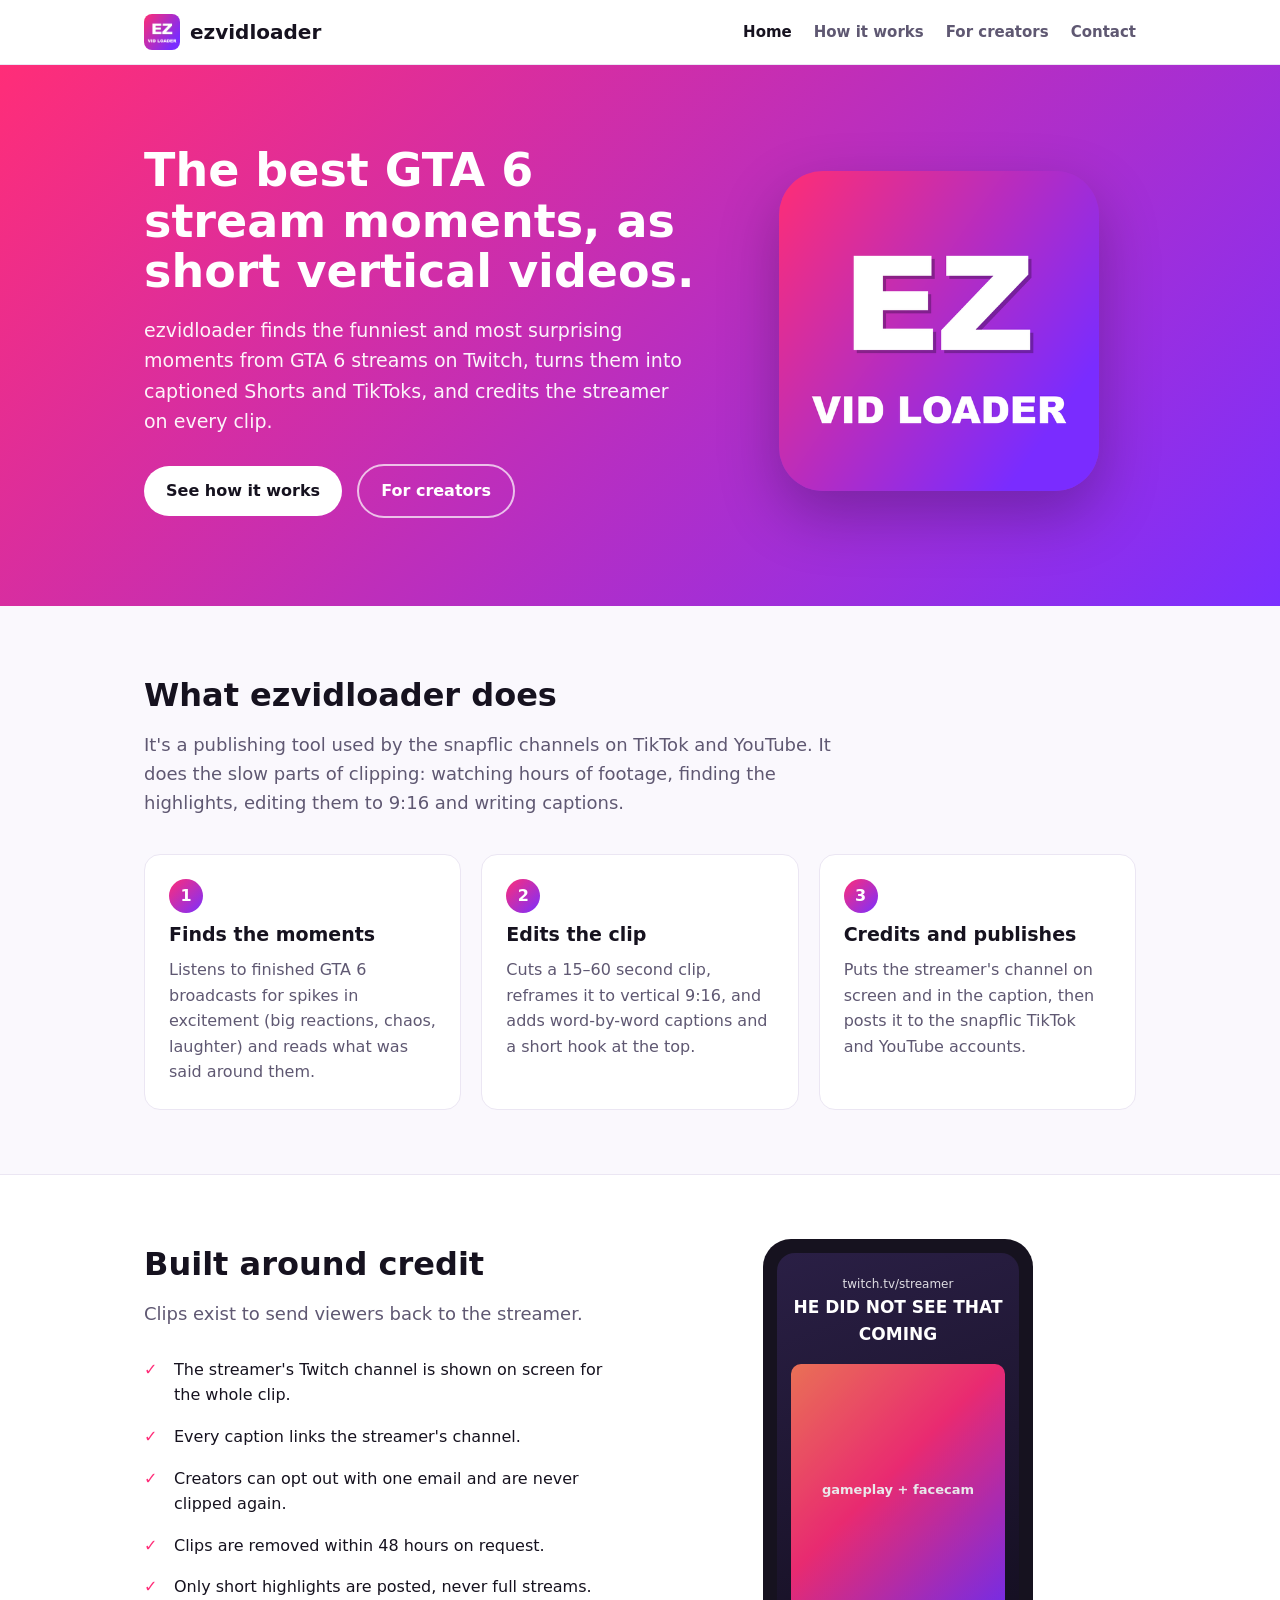
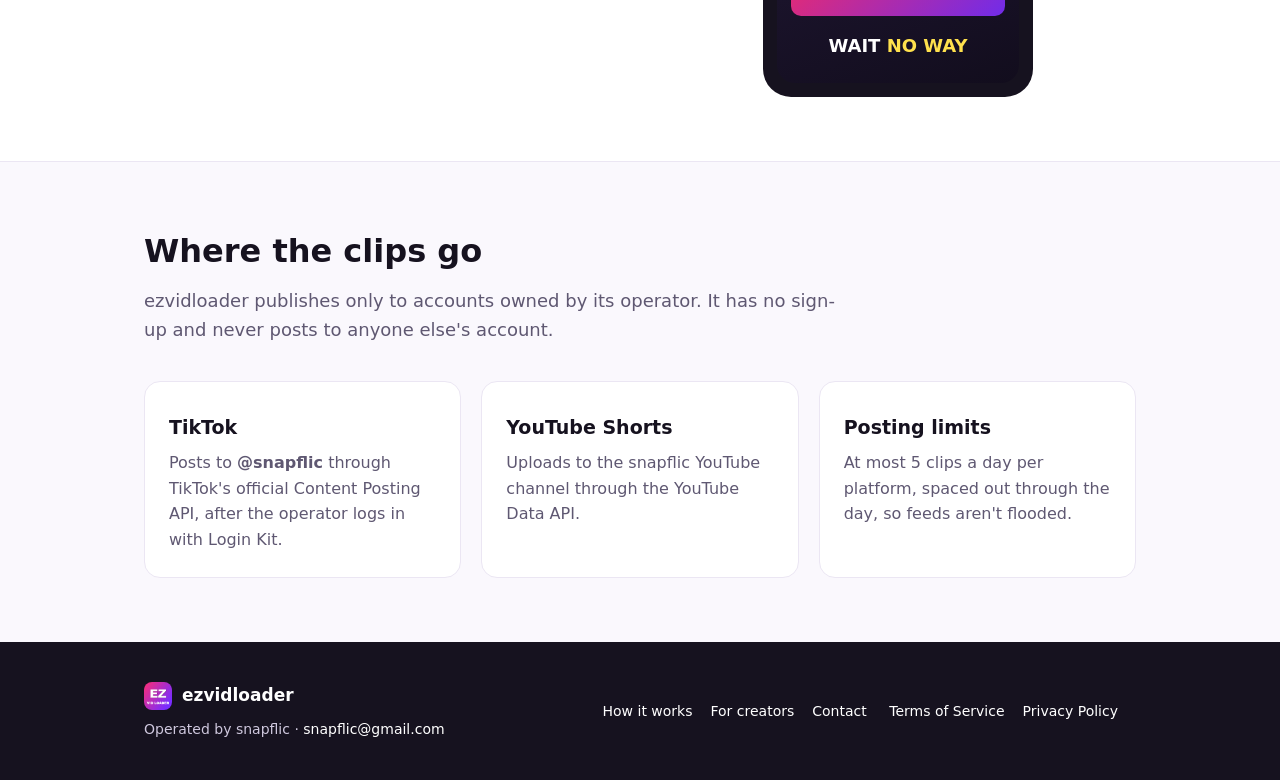
<file: index.html>
<!DOCTYPE html>
<html lang="en">
<head>
<meta charset="utf-8">
<meta name="viewport" content="width=device-width, initial-scale=1">
<title>ezvidloader – GTA 6 highlights, clipped and credited</title>
<meta name="description" content="Credited GTA 6 highlight clips from Twitch, as YouTube Shorts and TikToks.">
<link rel="icon" href="favicon.ico" sizes="48x48">
<link rel="icon" type="image/png" sizes="32x32" href="icon-32.png">
<link rel="apple-touch-icon" href="icon-180.png">
<meta property="og:image" content="https://gwallace47.github.io/ezvidloader/icon-512.png">
<link rel="stylesheet" href="style.css">
</head>
<body>
<header class="top"><div class="wrap">
<a class="brand" href="index.html"><img src="icon-180.png" alt="ezvidloader icon">ezvidloader</a>
<nav><a href="index.html" class=on>Home</a><a href="how-it-works.html">How it works</a><a href="creators.html">For creators</a><a href="contact.html">Contact</a></nav>
</div></header>

<div class="hero"><div class="wrap">
<div>
<h1>The best GTA 6 stream moments, as short vertical videos.</h1>
<p>ezvidloader finds the funniest and most surprising moments from GTA 6 streams on Twitch, turns them into
captioned Shorts and TikToks, and credits the streamer on every clip.</p>
<a class="btn" href="how-it-works.html">See how it works</a>
<a class="btn ghost" href="creators.html">For creators</a>
</div>
<img src="icon-512.png" alt="ezvidloader app icon">
</div></div>

<section><div class="wrap">
<h2>What ezvidloader does</h2>
<p class="lead">It's a publishing tool used by the snapflic channels on TikTok and YouTube. It does the slow parts
of clipping: watching hours of footage, finding the highlights, editing them to 9:16 and writing captions.</p>
<div class="grid">
<div class="card"><span class="num">1</span><h3>Finds the moments</h3><p>Listens to finished GTA 6 broadcasts for
spikes in excitement (big reactions, chaos, laughter) and reads what was said around them.</p></div>
<div class="card"><span class="num">2</span><h3>Edits the clip</h3><p>Cuts a 15–60 second clip, reframes it to vertical
9:16, and adds word-by-word captions and a short hook at the top.</p></div>
<div class="card"><span class="num">3</span><h3>Credits and publishes</h3><p>Puts the streamer's channel on screen and in the
caption, then posts it to the snapflic TikTok and YouTube accounts.</p></div>
</div>
</div></section>

<section class="alt"><div class="wrap split">
<div>
<h2>Built around credit</h2>
<p class="lead" style="margin-bottom:20px">Clips exist to send viewers back to the streamer.</p>
<ul class="check">
<li>The streamer's Twitch channel is shown on screen for the whole clip.</li>
<li>Every caption links the streamer's channel.</li>
<li>Creators can opt out with one email and are never clipped again.</li>
<li>Clips are removed within 48 hours on request.</li>
<li>Only short highlights are posted, never full streams.</li>
</ul>
</div>
<div class="phone"><div class="screen">
<div><div class="credit">twitch.tv/streamer</div><div class="hook">He did NOT see that coming</div></div>
<div class="game">gameplay + facecam</div>
<div class="cap">WAIT <b>NO WAY</b></div>
</div></div>
</div></section>

<section><div class="wrap">
<h2>Where the clips go</h2>
<p class="lead">ezvidloader publishes only to accounts owned by its operator. It has no sign-up and never
posts to anyone else's account.</p>
<div class="grid">
<div class="card"><h3>TikTok</h3><p>Posts to <strong>@snapflic</strong> through TikTok's official Content Posting API,
after the operator logs in with Login Kit.</p></div>
<div class="card"><h3>YouTube Shorts</h3><p>Uploads to the snapflic YouTube channel through the YouTube Data API.</p></div>
<div class="card"><h3>Posting limits</h3><p>At most 5 clips a day per platform, spaced out through the day, so feeds
aren't flooded.</p></div>
</div>
</div></section>

<footer><div class="wrap">
<div><a class="brand" href="index.html"><img src="icon-180.png" alt="" style="width:28px;height:28px">ezvidloader</a>
<div style="margin-top:8px">Operated by snapflic · <a href="mailto:snapflic@gmail.com" style="margin:0">snapflic@gmail.com</a></div></div>
<div><a href="how-it-works.html">How it works</a><a href="creators.html">For creators</a><a href="contact.html">Contact</a>
<a href="terms.html">Terms of Service</a><a href="privacy.html">Privacy Policy</a></div>
</div></footer>
</body>
</html>
</file>
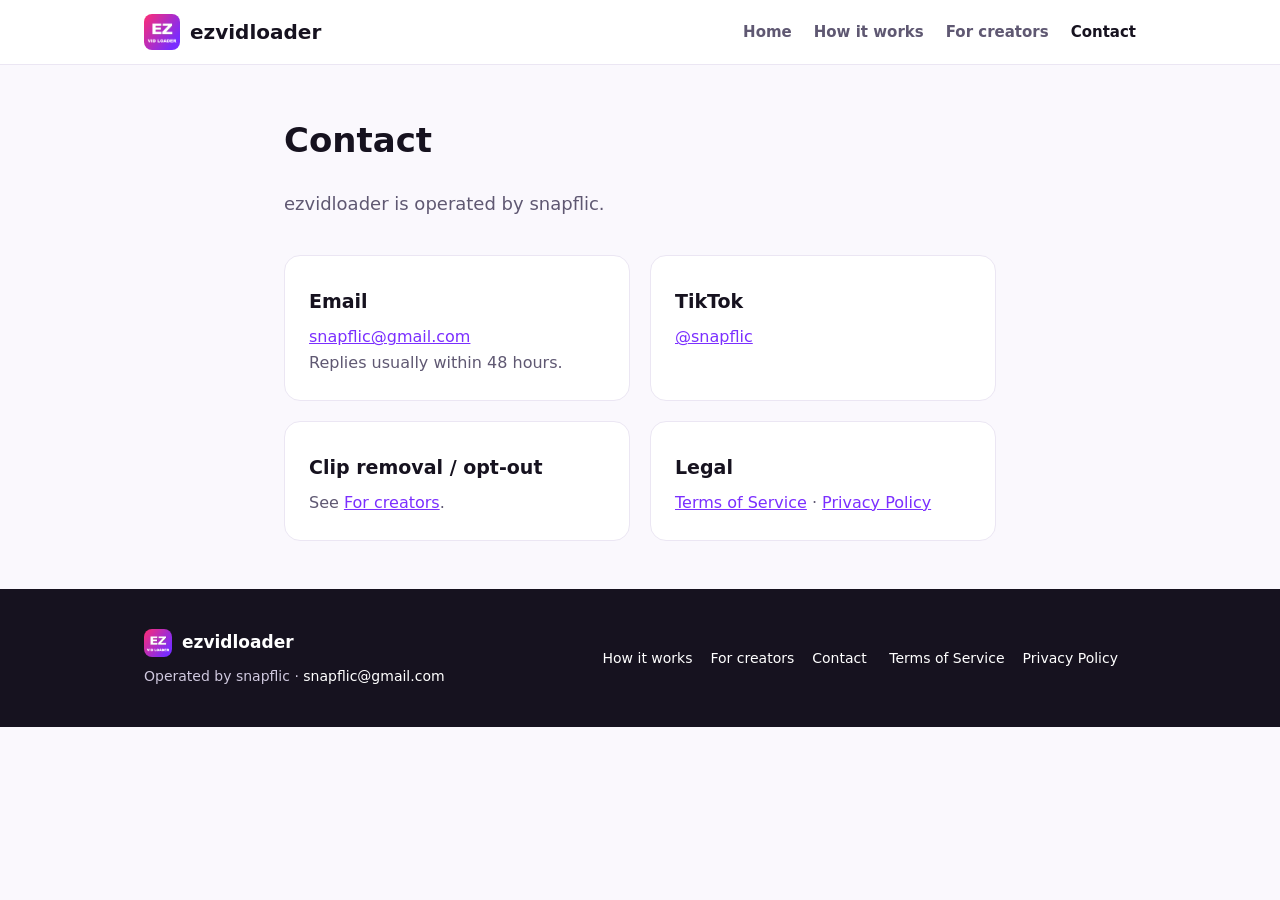
<file: contact.html>
<!DOCTYPE html>
<html lang="en">
<head>
<meta charset="utf-8">
<meta name="viewport" content="width=device-width, initial-scale=1">
<title>Contact – ezvidloader</title>
<meta name="description" content="Credited GTA 6 highlight clips from Twitch, as YouTube Shorts and TikToks.">
<link rel="icon" href="favicon.ico" sizes="48x48">
<link rel="icon" type="image/png" sizes="32x32" href="icon-32.png">
<link rel="apple-touch-icon" href="icon-180.png">
<meta property="og:image" content="https://gwallace47.github.io/ezvidloader/icon-512.png">
<link rel="stylesheet" href="style.css">
</head>
<body>
<header class="top"><div class="wrap">
<a class="brand" href="index.html"><img src="icon-180.png" alt="ezvidloader icon">ezvidloader</a>
<nav><a href="index.html">Home</a><a href="how-it-works.html">How it works</a><a href="creators.html">For creators</a><a href="contact.html" class=on>Contact</a></nav>
</div></header>

<div class="doc wrap">
<h1>Contact</h1>
<p class="lead">ezvidloader is operated by snapflic.</p>
<div class="grid" style="grid-template-columns:1fr 1fr">
<div class="card"><h3>Email</h3><p><a href="mailto:snapflic@gmail.com">snapflic@gmail.com</a><br>Replies usually within 48 hours.</p></div>
<div class="card"><h3>TikTok</h3><p><a href="https://www.tiktok.com/@snapflic">@snapflic</a></p></div>
<div class="card"><h3>Clip removal / opt-out</h3><p>See <a href="creators.html">For creators</a>.</p></div>
<div class="card"><h3>Legal</h3><p><a href="terms.html">Terms of Service</a> · <a href="privacy.html">Privacy Policy</a></p></div>
</div>
</div>

<footer><div class="wrap">
<div><a class="brand" href="index.html"><img src="icon-180.png" alt="" style="width:28px;height:28px">ezvidloader</a>
<div style="margin-top:8px">Operated by snapflic · <a href="mailto:snapflic@gmail.com" style="margin:0">snapflic@gmail.com</a></div></div>
<div><a href="how-it-works.html">How it works</a><a href="creators.html">For creators</a><a href="contact.html">Contact</a>
<a href="terms.html">Terms of Service</a><a href="privacy.html">Privacy Policy</a></div>
</div></footer>
</body>
</html>
</file>
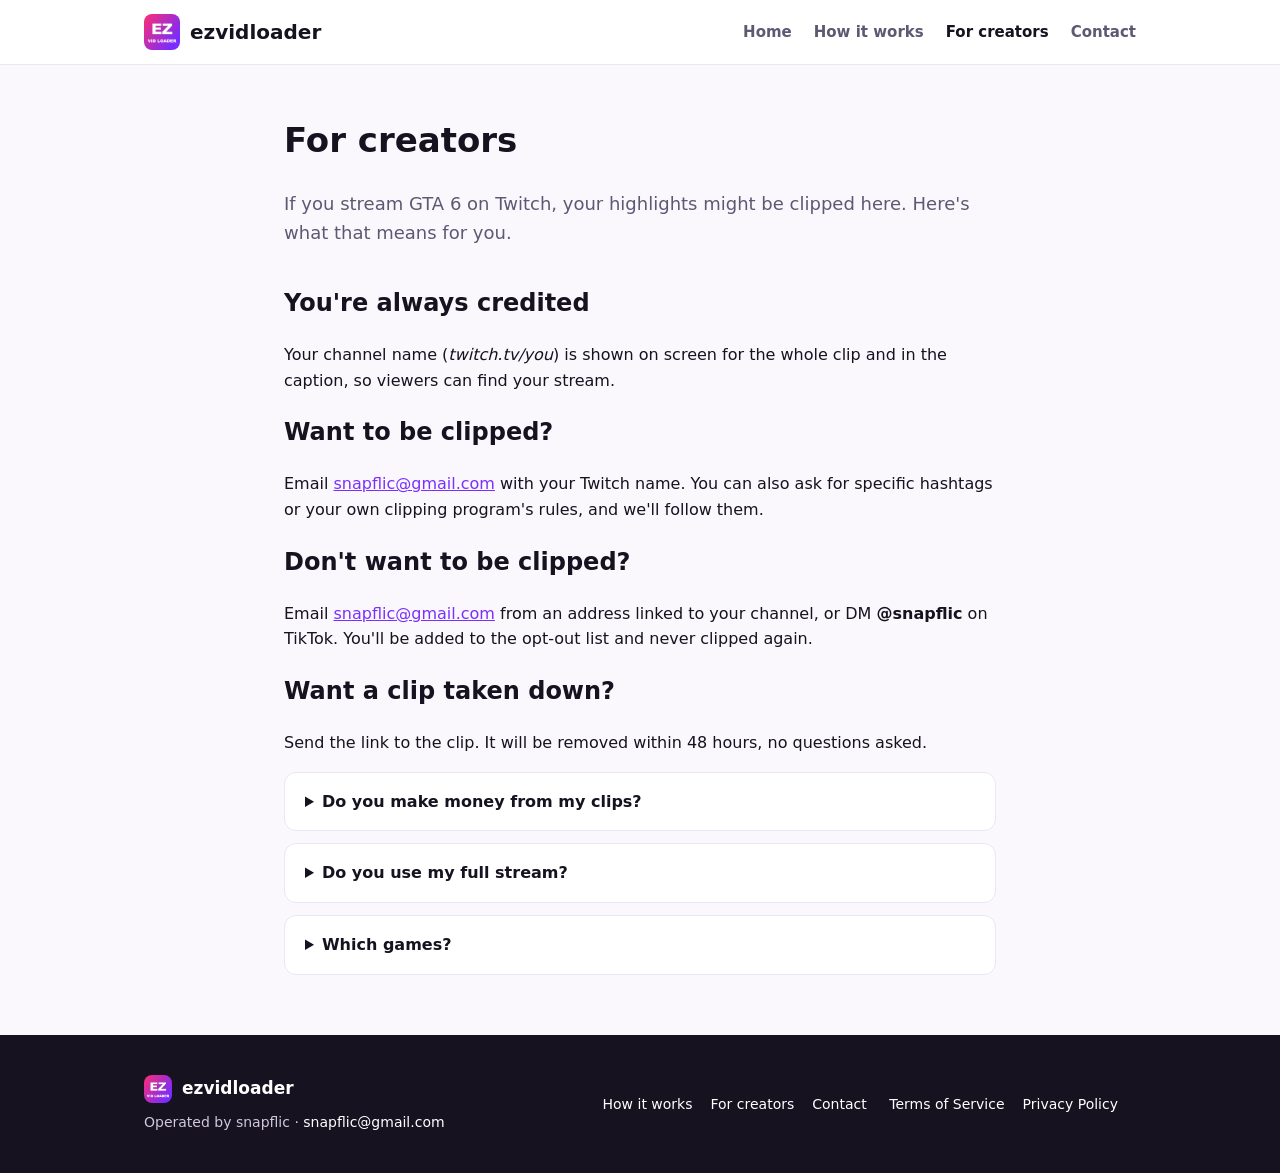
<file: creators.html>
<!DOCTYPE html>
<html lang="en">
<head>
<meta charset="utf-8">
<meta name="viewport" content="width=device-width, initial-scale=1">
<title>For creators – ezvidloader</title>
<meta name="description" content="Credited GTA 6 highlight clips from Twitch, as YouTube Shorts and TikToks.">
<link rel="icon" href="favicon.ico" sizes="48x48">
<link rel="icon" type="image/png" sizes="32x32" href="icon-32.png">
<link rel="apple-touch-icon" href="icon-180.png">
<meta property="og:image" content="https://gwallace47.github.io/ezvidloader/icon-512.png">
<link rel="stylesheet" href="style.css">
</head>
<body>
<header class="top"><div class="wrap">
<a class="brand" href="index.html"><img src="icon-180.png" alt="ezvidloader icon">ezvidloader</a>
<nav><a href="index.html">Home</a><a href="how-it-works.html">How it works</a><a href="creators.html" class=on>For creators</a><a href="contact.html">Contact</a></nav>
</div></header>

<div class="doc wrap">
<h1>For creators</h1>
<p class="lead">If you stream GTA 6 on Twitch, your highlights might be clipped here. Here's what that means for you.</p>

<h2>You're always credited</h2>
<p>Your channel name (<em>twitch.tv/you</em>) is shown on screen for the whole clip and in the caption, so viewers can
find your stream.</p>

<h2>Want to be clipped?</h2>
<p>Email <a href="mailto:snapflic@gmail.com">snapflic@gmail.com</a> with your Twitch name. You can also ask for specific hashtags or
your own clipping program's rules, and we'll follow them.</p>

<h2>Don't want to be clipped?</h2>
<p>Email <a href="mailto:snapflic@gmail.com?subject=Opt%20out">snapflic@gmail.com</a> from an address linked to your channel, or
DM <strong>@snapflic</strong> on TikTok. You'll be added to the opt-out list and never clipped again.</p>

<h2>Want a clip taken down?</h2>
<p>Send the link to the clip. It will be removed within 48 hours, no questions asked.</p>

<details><summary>Do you make money from my clips?</summary><p>The snapflic accounts may earn from platform creator
programs. If you run a paid clipping program, we're happy to join it and follow its rules.</p></details>
<details><summary>Do you use my full stream?</summary><p>No. Only short highlights of 15–60 seconds are posted.</p></details>
<details><summary>Which games?</summary><p>Only Grand Theft Auto VI.</p></details>
</div>

<footer><div class="wrap">
<div><a class="brand" href="index.html"><img src="icon-180.png" alt="" style="width:28px;height:28px">ezvidloader</a>
<div style="margin-top:8px">Operated by snapflic · <a href="mailto:snapflic@gmail.com" style="margin:0">snapflic@gmail.com</a></div></div>
<div><a href="how-it-works.html">How it works</a><a href="creators.html">For creators</a><a href="contact.html">Contact</a>
<a href="terms.html">Terms of Service</a><a href="privacy.html">Privacy Policy</a></div>
</div></footer>
</body>
</html>
</file>
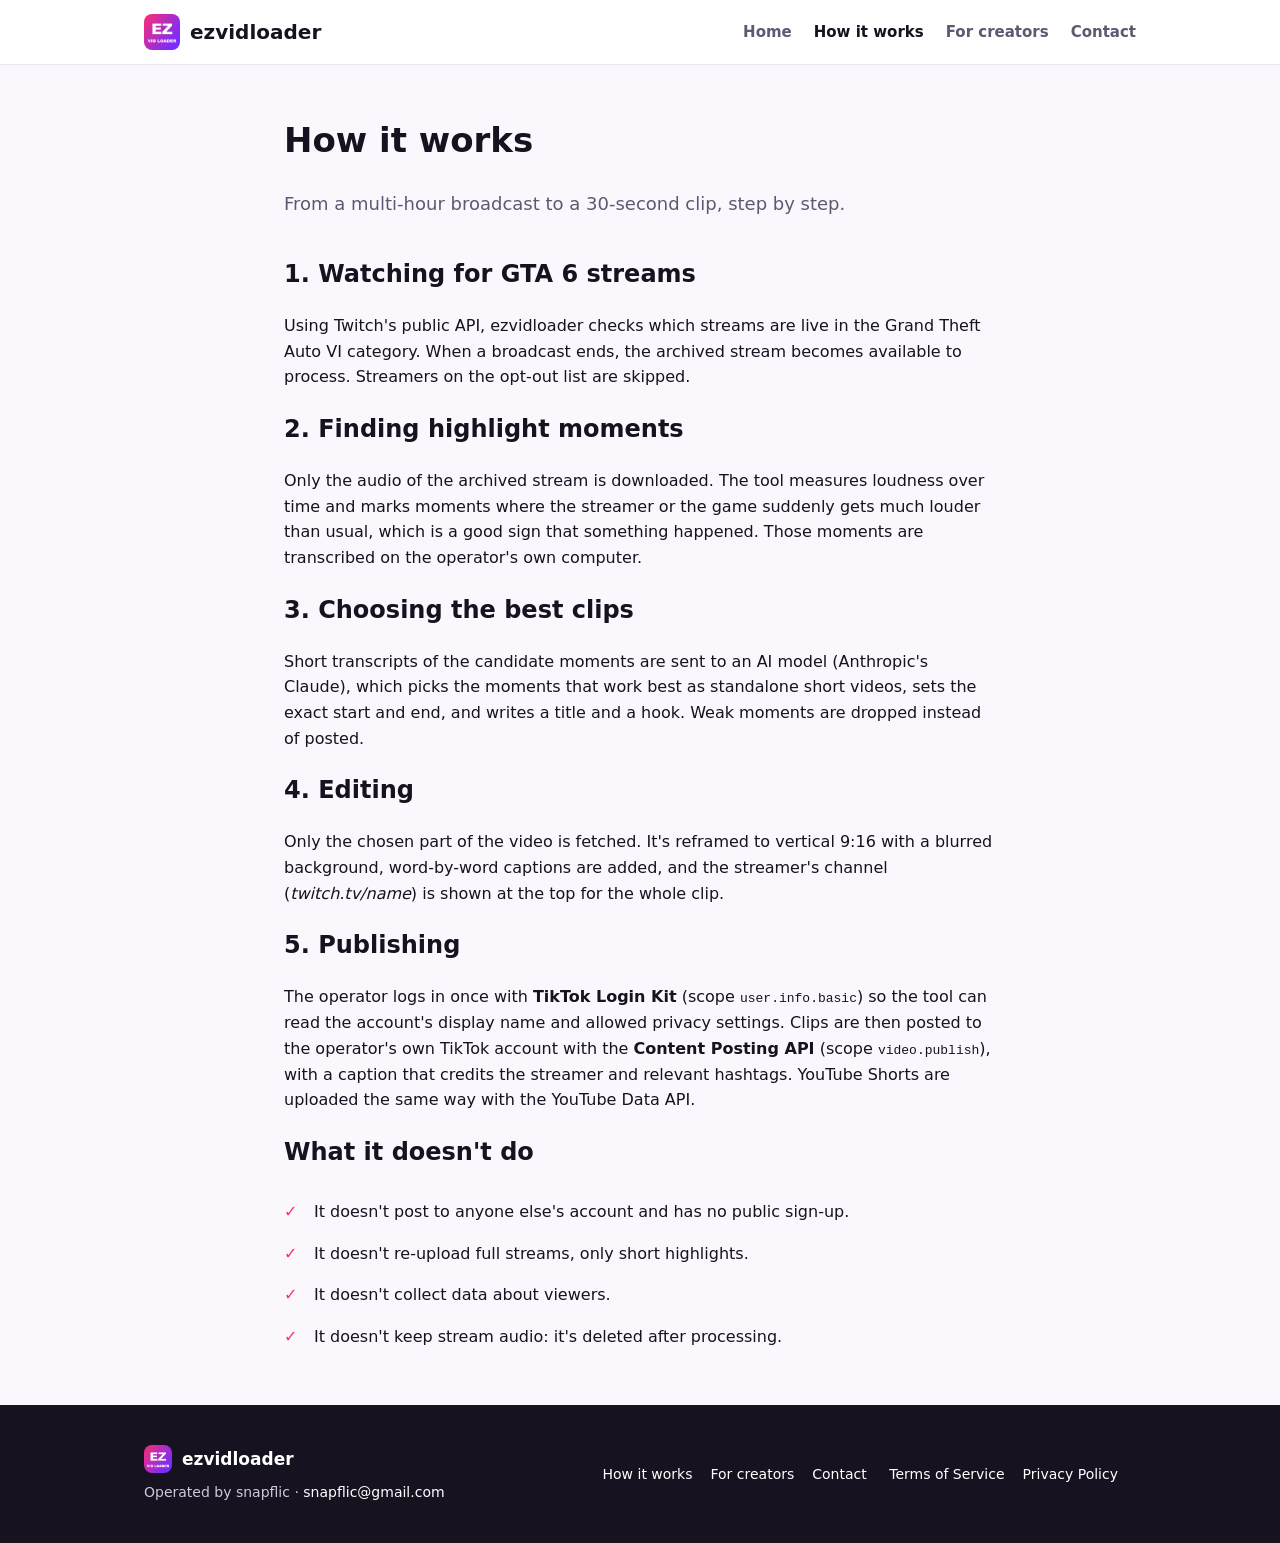
<file: how-it-works.html>
<!DOCTYPE html>
<html lang="en">
<head>
<meta charset="utf-8">
<meta name="viewport" content="width=device-width, initial-scale=1">
<title>How it works – ezvidloader</title>
<meta name="description" content="Credited GTA 6 highlight clips from Twitch, as YouTube Shorts and TikToks.">
<link rel="icon" href="favicon.ico" sizes="48x48">
<link rel="icon" type="image/png" sizes="32x32" href="icon-32.png">
<link rel="apple-touch-icon" href="icon-180.png">
<meta property="og:image" content="https://gwallace47.github.io/ezvidloader/icon-512.png">
<link rel="stylesheet" href="style.css">
</head>
<body>
<header class="top"><div class="wrap">
<a class="brand" href="index.html"><img src="icon-180.png" alt="ezvidloader icon">ezvidloader</a>
<nav><a href="index.html">Home</a><a href="how-it-works.html" class=on>How it works</a><a href="creators.html">For creators</a><a href="contact.html">Contact</a></nav>
</div></header>

<div class="doc wrap">
<h1>How it works</h1>
<p class="lead">From a multi-hour broadcast to a 30-second clip, step by step.</p>

<h2>1. Watching for GTA 6 streams</h2>
<p>Using Twitch's public API, ezvidloader checks which streams are live in the Grand Theft Auto VI category. When a
broadcast ends, the archived stream becomes available to process. Streamers on the opt-out list are skipped.</p>

<h2>2. Finding highlight moments</h2>
<p>Only the audio of the archived stream is downloaded. The tool measures loudness over time and marks moments where the
streamer or the game suddenly gets much louder than usual, which is a good sign that something happened. Those moments
are transcribed on the operator's own computer.</p>

<h2>3. Choosing the best clips</h2>
<p>Short transcripts of the candidate moments are sent to an AI model (Anthropic's Claude), which picks the moments that
work best as standalone short videos, sets the exact start and end, and writes a title and a hook. Weak moments are
dropped instead of posted.</p>

<h2>4. Editing</h2>
<p>Only the chosen part of the video is fetched. It's reframed to vertical 9:16 with a blurred background, word-by-word
captions are added, and the streamer's channel (<em>twitch.tv/name</em>) is shown at the top for the whole clip.</p>

<h2>5. Publishing</h2>
<p>The operator logs in once with <strong>TikTok Login Kit</strong> (scope <code>user.info.basic</code>) so the tool can
read the account's display name and allowed privacy settings. Clips are then posted to the operator's own TikTok account
with the <strong>Content Posting API</strong> (scope <code>video.publish</code>), with a caption that credits the streamer
and relevant hashtags. YouTube Shorts are uploaded the same way with the YouTube Data API.</p>

<h2>What it doesn't do</h2>
<ul class="check">
<li>It doesn't post to anyone else's account and has no public sign-up.</li>
<li>It doesn't re-upload full streams, only short highlights.</li>
<li>It doesn't collect data about viewers.</li>
<li>It doesn't keep stream audio: it's deleted after processing.</li>
</ul>
</div>

<footer><div class="wrap">
<div><a class="brand" href="index.html"><img src="icon-180.png" alt="" style="width:28px;height:28px">ezvidloader</a>
<div style="margin-top:8px">Operated by snapflic · <a href="mailto:snapflic@gmail.com" style="margin:0">snapflic@gmail.com</a></div></div>
<div><a href="how-it-works.html">How it works</a><a href="creators.html">For creators</a><a href="contact.html">Contact</a>
<a href="terms.html">Terms of Service</a><a href="privacy.html">Privacy Policy</a></div>
</div></footer>
</body>
</html>
</file>
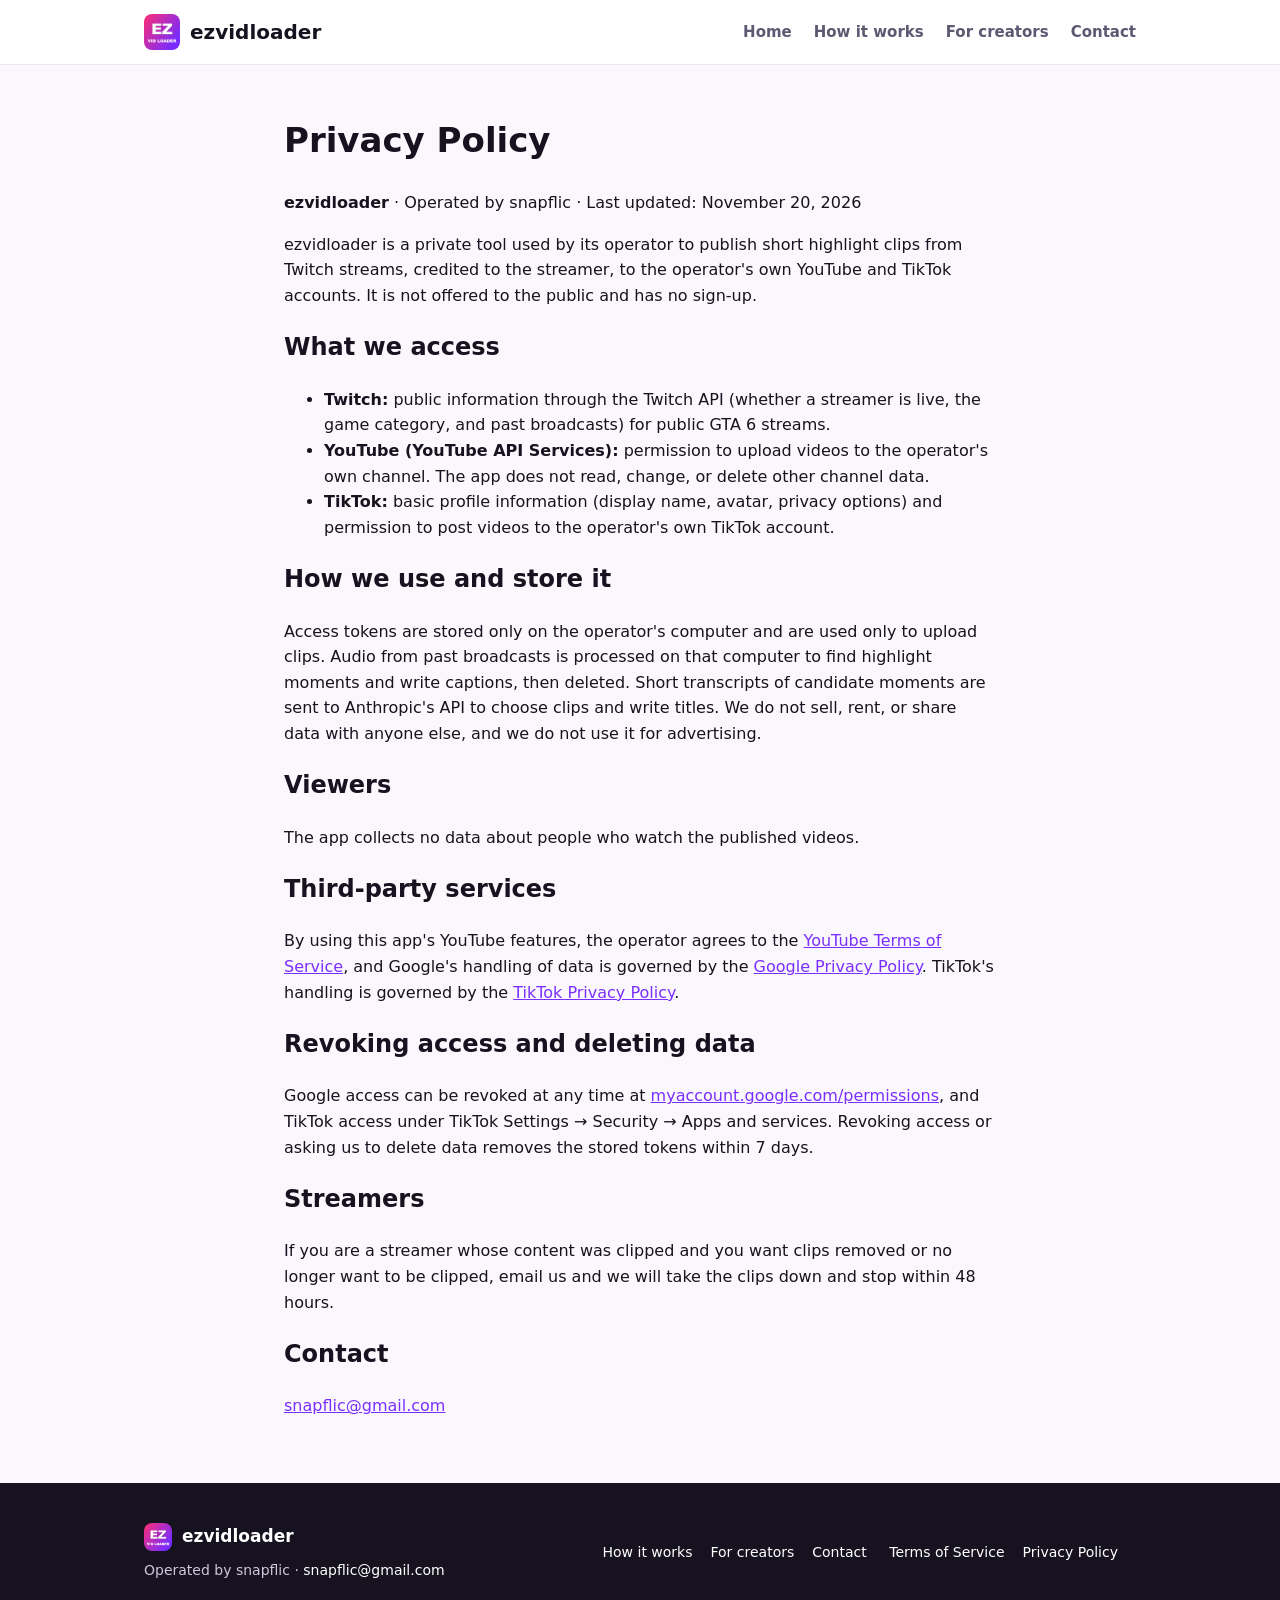
<file: privacy.html>
<!DOCTYPE html>
<html lang="en">
<head>
<meta charset="utf-8">
<meta name="viewport" content="width=device-width, initial-scale=1">
<title>Privacy Policy – ezvidloader</title>
<meta name="description" content="Credited GTA 6 highlight clips from Twitch, as YouTube Shorts and TikToks.">
<link rel="icon" href="favicon.ico" sizes="48x48">
<link rel="icon" type="image/png" sizes="32x32" href="icon-32.png">
<link rel="apple-touch-icon" href="icon-180.png">
<meta property="og:image" content="https://gwallace47.github.io/ezvidloader/icon-512.png">
<link rel="stylesheet" href="style.css">
</head>
<body>
<header class="top"><div class="wrap">
<a class="brand" href="index.html"><img src="icon-180.png" alt="ezvidloader icon">ezvidloader</a>
<nav><a href="index.html">Home</a><a href="how-it-works.html">How it works</a><a href="creators.html">For creators</a><a href="contact.html">Contact</a></nav>
</div></header>
<div class="doc wrap">
<h1>Privacy Policy</h1>
<p><strong>ezvidloader</strong> · Operated by snapflic · Last updated: November 20, 2026</p>

<p>ezvidloader is a private tool used by its operator to publish short highlight clips from Twitch
streams, credited to the streamer, to the operator's own YouTube and TikTok accounts. It is
not offered to the public and has no sign-up.</p>

<h2>What we access</h2>
<ul>
  <li><strong>Twitch:</strong> public information through the Twitch API (whether a streamer is live, the
  game category, and past broadcasts) for public GTA 6 streams.</li>
  <li><strong>YouTube (YouTube API Services):</strong> permission to upload videos to the operator's own
  channel. The app does not read, change, or delete other channel data.</li>
  <li><strong>TikTok:</strong> basic profile information (display name, avatar, privacy options) and
  permission to post videos to the operator's own TikTok account.</li>
</ul>

<h2>How we use and store it</h2>
<p>Access tokens are stored only on the operator's computer and are used only to upload clips. Audio from
past broadcasts is processed on that computer to find highlight moments and write captions, then deleted.
Short transcripts of candidate moments are sent to Anthropic's API to choose clips and write titles.
We do not sell, rent, or share data with anyone else, and we do not use it for advertising.</p>

<h2>Viewers</h2>
<p>The app collects no data about people who watch the published videos.</p>

<h2>Third-party services</h2>
<p>By using this app's YouTube features, the operator agrees to the
<a href="https://www.youtube.com/t/terms">YouTube Terms of Service</a>, and Google's handling of data is
governed by the <a href="https://policies.google.com/privacy">Google Privacy Policy</a>. TikTok's handling
is governed by the <a href="https://www.tiktok.com/legal/privacy-policy">TikTok Privacy Policy</a>.</p>

<h2>Revoking access and deleting data</h2>
<p>Google access can be revoked at any time at
<a href="https://myaccount.google.com/permissions">myaccount.google.com/permissions</a>, and TikTok access
under TikTok Settings → Security → Apps and services. Revoking access or asking us to delete data
removes the stored tokens within 7 days.</p>

<h2>Streamers</h2>
<p>If you are a streamer whose content was clipped and you want clips removed or no longer want to be
clipped, email us and we will take the clips down and stop within 48 hours.</p>

<h2>Contact</h2>
<p><a href="mailto:snapflic@gmail.com">snapflic@gmail.com</a></p>
</div>

<footer><div class="wrap">
<div><a class="brand" href="index.html"><img src="icon-180.png" alt="" style="width:28px;height:28px">ezvidloader</a>
<div style="margin-top:8px">Operated by snapflic · <a href="mailto:snapflic@gmail.com" style="margin:0">snapflic@gmail.com</a></div></div>
<div><a href="how-it-works.html">How it works</a><a href="creators.html">For creators</a><a href="contact.html">Contact</a>
<a href="terms.html">Terms of Service</a><a href="privacy.html">Privacy Policy</a></div>
</div></footer>
</body>
</html>
</file>
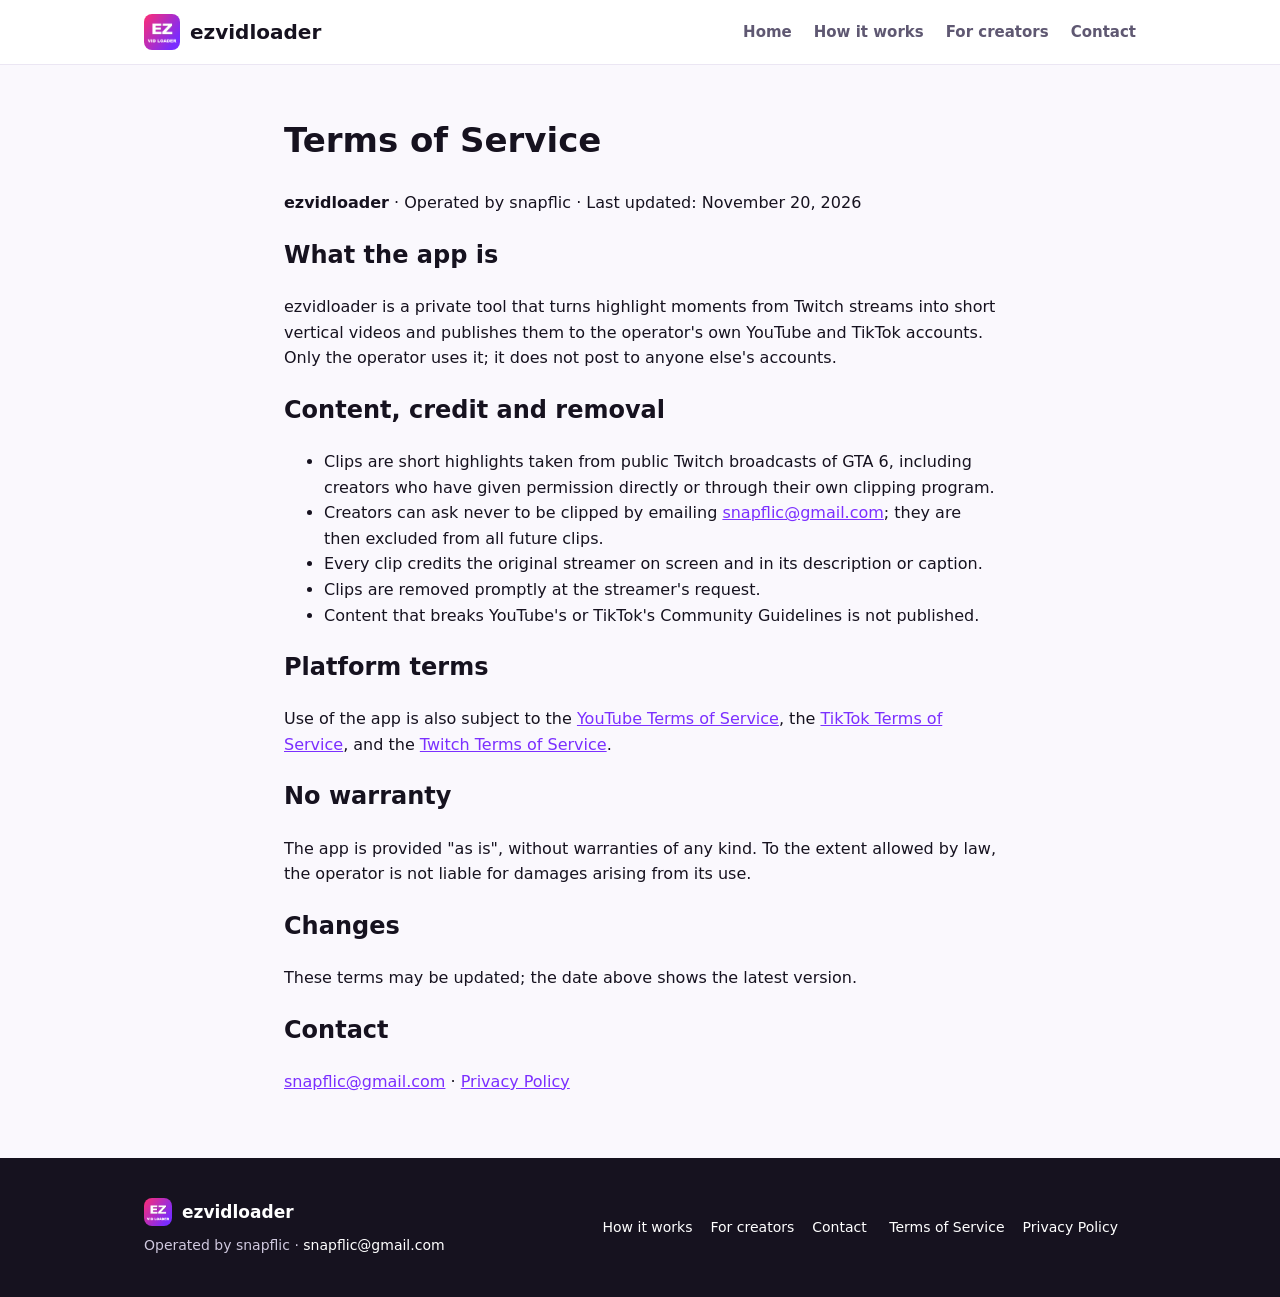
<file: terms.html>
<!DOCTYPE html>
<html lang="en">
<head>
<meta charset="utf-8">
<meta name="viewport" content="width=device-width, initial-scale=1">
<title>Terms of Service – ezvidloader</title>
<meta name="description" content="Credited GTA 6 highlight clips from Twitch, as YouTube Shorts and TikToks.">
<link rel="icon" href="favicon.ico" sizes="48x48">
<link rel="icon" type="image/png" sizes="32x32" href="icon-32.png">
<link rel="apple-touch-icon" href="icon-180.png">
<meta property="og:image" content="https://gwallace47.github.io/ezvidloader/icon-512.png">
<link rel="stylesheet" href="style.css">
</head>
<body>
<header class="top"><div class="wrap">
<a class="brand" href="index.html"><img src="icon-180.png" alt="ezvidloader icon">ezvidloader</a>
<nav><a href="index.html">Home</a><a href="how-it-works.html">How it works</a><a href="creators.html">For creators</a><a href="contact.html">Contact</a></nav>
</div></header>
<div class="doc wrap">
<h1>Terms of Service</h1>
<p><strong>ezvidloader</strong> · Operated by snapflic · Last updated: November 20, 2026</p>

<h2>What the app is</h2>
<p>ezvidloader is a private tool that turns highlight moments from Twitch streams into short vertical
videos and publishes them to the operator's own YouTube and TikTok accounts. Only the operator uses it;
it does not post to anyone else's accounts.</p>

<h2>Content, credit and removal</h2>
<ul>
  <li>Clips are short highlights taken from public Twitch broadcasts of GTA 6, including creators who
  have given permission directly or through their own clipping program.</li>
  <li>Creators can ask never to be clipped by emailing <a href="mailto:snapflic@gmail.com">snapflic@gmail.com</a>;
  they are then excluded from all future clips.</li>
  <li>Every clip credits the original streamer on screen and in its description or caption.</li>
  <li>Clips are removed promptly at the streamer's request.</li>
  <li>Content that breaks YouTube's or TikTok's Community Guidelines is not published.</li>
</ul>

<h2>Platform terms</h2>
<p>Use of the app is also subject to the <a href="https://www.youtube.com/t/terms">YouTube Terms of
Service</a>, the <a href="https://www.tiktok.com/legal/terms-of-service">TikTok Terms of Service</a>, and
the <a href="https://www.twitch.tv/p/legal/terms-of-service/">Twitch Terms of Service</a>.</p>

<h2>No warranty</h2>
<p>The app is provided "as is", without warranties of any kind. To the extent allowed by law, the
operator is not liable for damages arising from its use.</p>

<h2>Changes</h2>
<p>These terms may be updated; the date above shows the latest version.</p>

<h2>Contact</h2>
<p><a href="mailto:snapflic@gmail.com">snapflic@gmail.com</a> · <a href="privacy.html">Privacy Policy</a></p>
</div>

<footer><div class="wrap">
<div><a class="brand" href="index.html"><img src="icon-180.png" alt="" style="width:28px;height:28px">ezvidloader</a>
<div style="margin-top:8px">Operated by snapflic · <a href="mailto:snapflic@gmail.com" style="margin:0">snapflic@gmail.com</a></div></div>
<div><a href="how-it-works.html">How it works</a><a href="creators.html">For creators</a><a href="contact.html">Contact</a>
<a href="terms.html">Terms of Service</a><a href="privacy.html">Privacy Policy</a></div>
</div></footer>
</body>
</html>
</file>
<file: style.css>
:root{--pink:#ff2d78;--purple:#7b2fff;--ink:#16121f;--muted:#5f5872;--bg:#faf8fd;--card:#fff;--line:#ebe6f3}
*{box-sizing:border-box}
body{margin:0;font-family:system-ui,-apple-system,"Segoe UI",Roboto,sans-serif;color:var(--ink);background:var(--bg);line-height:1.6}
a{color:var(--purple)}
.wrap{max-width:1040px;margin:0 auto;padding:0 24px}
header.top{background:#fff;border-bottom:1px solid var(--line);position:sticky;top:0;z-index:5}
header.top .wrap{display:flex;align-items:center;justify-content:space-between;height:64px}
.brand{display:flex;align-items:center;gap:10px;font-weight:800;font-size:20px;color:var(--ink);text-decoration:none}
.brand img{width:36px;height:36px;border-radius:8px}
nav a{margin-left:22px;color:var(--muted);text-decoration:none;font-weight:600;font-size:15px}
nav a:hover,nav a.on{color:var(--ink)}
.hero{background:linear-gradient(135deg,var(--pink),var(--purple));color:#fff;padding:80px 0 88px}
.hero .wrap{display:grid;grid-template-columns:1.4fr 1fr;gap:48px;align-items:center}
.hero h1{font-size:46px;line-height:1.1;margin:0 0 18px}
.hero p{font-size:19px;opacity:.95;margin:0 0 28px}
.hero img{width:100%;max-width:320px;border-radius:44px;box-shadow:0 24px 60px rgba(0,0,0,.25);justify-self:center}
.btn{display:inline-block;background:#fff;color:var(--ink);padding:12px 22px;border-radius:999px;font-weight:700;text-decoration:none;margin-right:10px}
.btn.ghost{background:transparent;color:#fff;border:2px solid rgba(255,255,255,.7)}
section{padding:64px 0}
section h2{font-size:32px;margin:0 0 10px}
.lead{color:var(--muted);font-size:18px;max-width:700px;margin:0 0 36px}
.grid{display:grid;grid-template-columns:repeat(3,1fr);gap:20px}
.card{background:var(--card);border:1px solid var(--line);border-radius:16px;padding:24px}
.card h3{margin:6px 0 8px;font-size:19px}
.card p{margin:0;color:var(--muted)}
.num{display:inline-flex;width:34px;height:34px;border-radius:50%;align-items:center;justify-content:center;
  background:linear-gradient(135deg,var(--pink),var(--purple));color:#fff;font-weight:800}
.alt{background:#fff;border-top:1px solid var(--line);border-bottom:1px solid var(--line)}
.split{display:grid;grid-template-columns:1fr 1fr;gap:40px;align-items:start}
.phone{background:var(--ink);border-radius:28px;padding:14px;max-width:270px;margin:0 auto}
.screen{aspect-ratio:9/16;border-radius:18px;background:linear-gradient(160deg,#2a1f45,#120d1d);position:relative;overflow:hidden;color:#fff;
  display:flex;flex-direction:column;justify-content:space-between;padding:22px 14px;text-align:center}
.screen .credit{font-size:12px;opacity:.85}
.screen .hook{font-weight:900;font-size:17px;text-transform:uppercase}
.screen .game{flex:1;margin:16px 0;border-radius:10px;background:linear-gradient(135deg,#ff7a59,#ff2d78 45%,#7b2fff);opacity:.9;
  display:flex;align-items:center;justify-content:center;font-weight:700;font-size:13px}
.screen .cap{font-weight:900;font-size:18px}
.screen .cap b{color:#ffe14d}
ul.check{list-style:none;padding:0;margin:0}
ul.check li{padding:8px 0 8px 30px;position:relative}
ul.check li:before{content:"✓";position:absolute;left:0;color:var(--pink);font-weight:900}
details{background:#fff;border:1px solid var(--line);border-radius:12px;padding:16px 20px;margin-bottom:12px}
summary{font-weight:700;cursor:pointer}
.doc{max-width:760px;padding:48px 24px}
.doc h1{font-size:34px;margin-top:0}
footer{background:var(--ink);color:#cfc8de;padding:40px 0;font-size:14px}
footer .wrap{display:flex;justify-content:space-between;gap:24px;flex-wrap:wrap;align-items:center}
footer a{color:#fff;margin-right:18px;text-decoration:none}
footer .brand{color:#fff;font-size:17px}
@media (max-width:820px){.hero .wrap,.split{grid-template-columns:1fr}.grid{grid-template-columns:1fr}.hero h1{font-size:34px}nav a{margin-left:12px;font-size:14px}}
</file>
